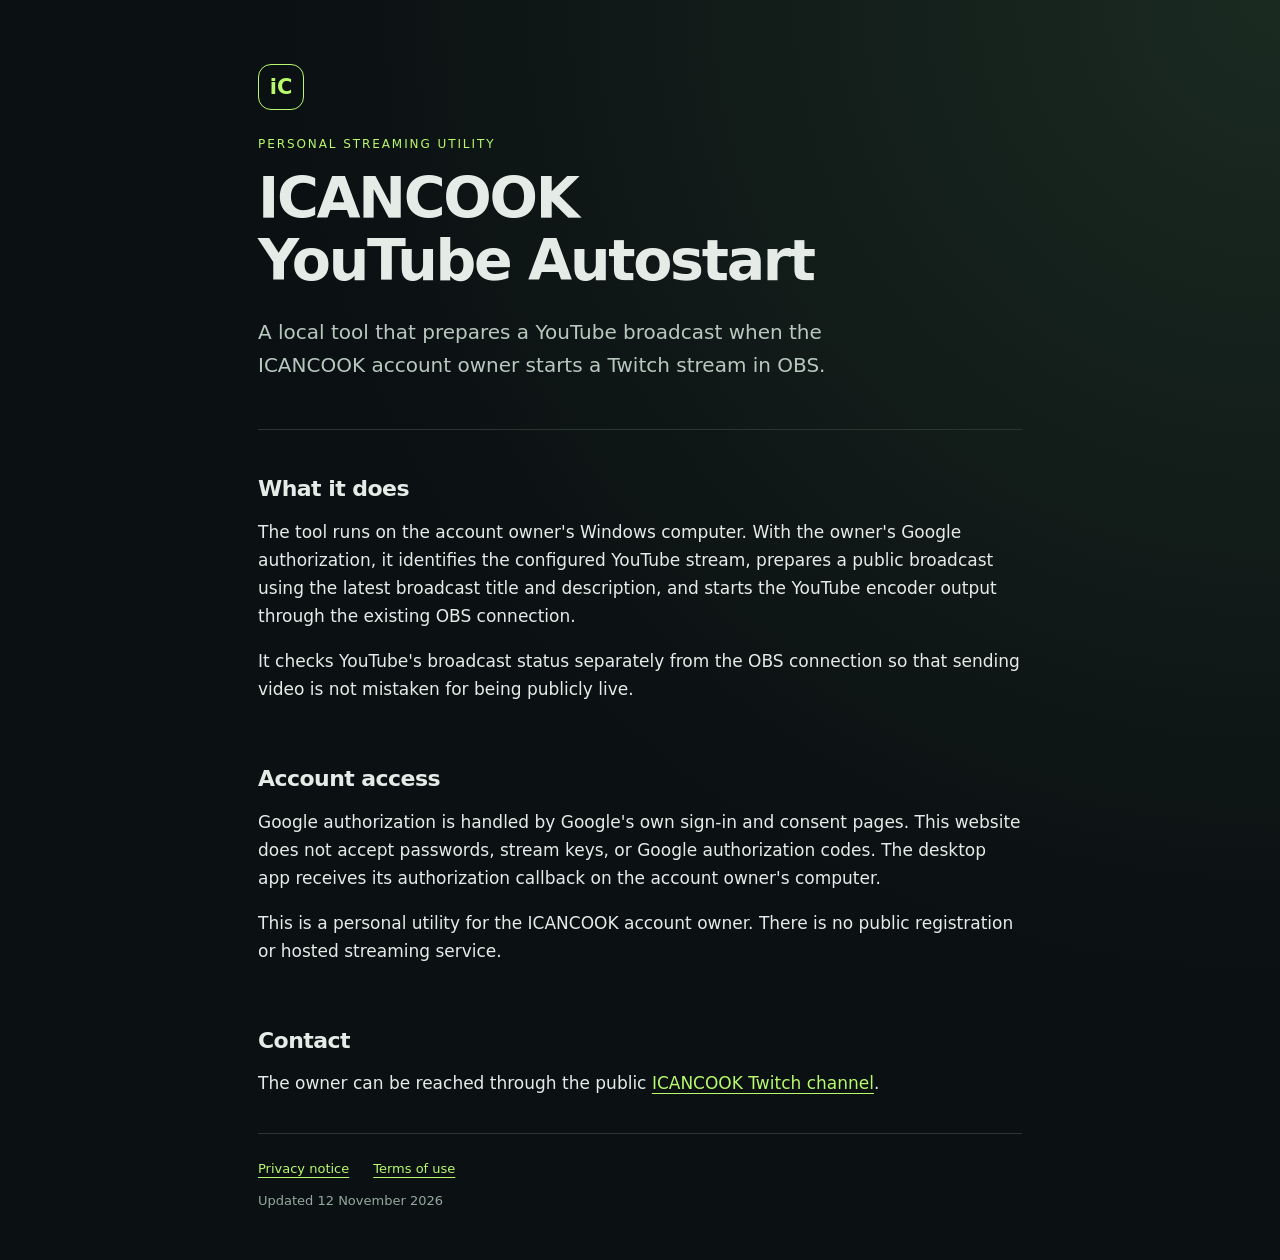
<file: index.html>
<!doctype html>
<html lang="en"><head><meta charset="utf-8"><meta name="viewport" content="width=device-width,initial-scale=1"><title>ICANCOOK YouTube Autostart</title><meta name="description" content="Information about ICANCOOK's personal, local YouTube broadcast startup tool."><link rel="stylesheet" href="style.css"></head>
<body><main><header><span class="mark">iC</span><p class="eyebrow">Personal streaming utility</p><h1>ICANCOOK<br>YouTube Autostart</h1><p class="intro">A local tool that prepares a YouTube broadcast when the ICANCOOK account owner starts a Twitch stream in OBS.</p></header><section><h2>What it does</h2><p>The tool runs on the account owner's Windows computer. With the owner's Google authorization, it identifies the configured YouTube stream, prepares a public broadcast using the latest broadcast title and description, and starts the YouTube encoder output through the existing OBS connection.</p><p>It checks YouTube's broadcast status separately from the OBS connection so that sending video is not mistaken for being publicly live.</p></section><section><h2>Account access</h2><p>Google authorization is handled by Google's own sign-in and consent pages. This website does not accept passwords, stream keys, or Google authorization codes. The desktop app receives its authorization callback on the account owner's computer.</p><p>This is a personal utility for the ICANCOOK account owner. There is no public registration or hosted streaming service.</p></section><section><h2>Contact</h2><p>The owner can be reached through the public <a href="https://www.twitch.tv/icancook_" rel="noopener noreferrer">ICANCOOK Twitch channel</a>.</p></section><footer><nav aria-label="Information"><a href="privacy.html">Privacy notice</a><a href="terms.html">Terms of use</a></nav><p>Updated 12 November 2026</p></footer></main></body></html>
</file>
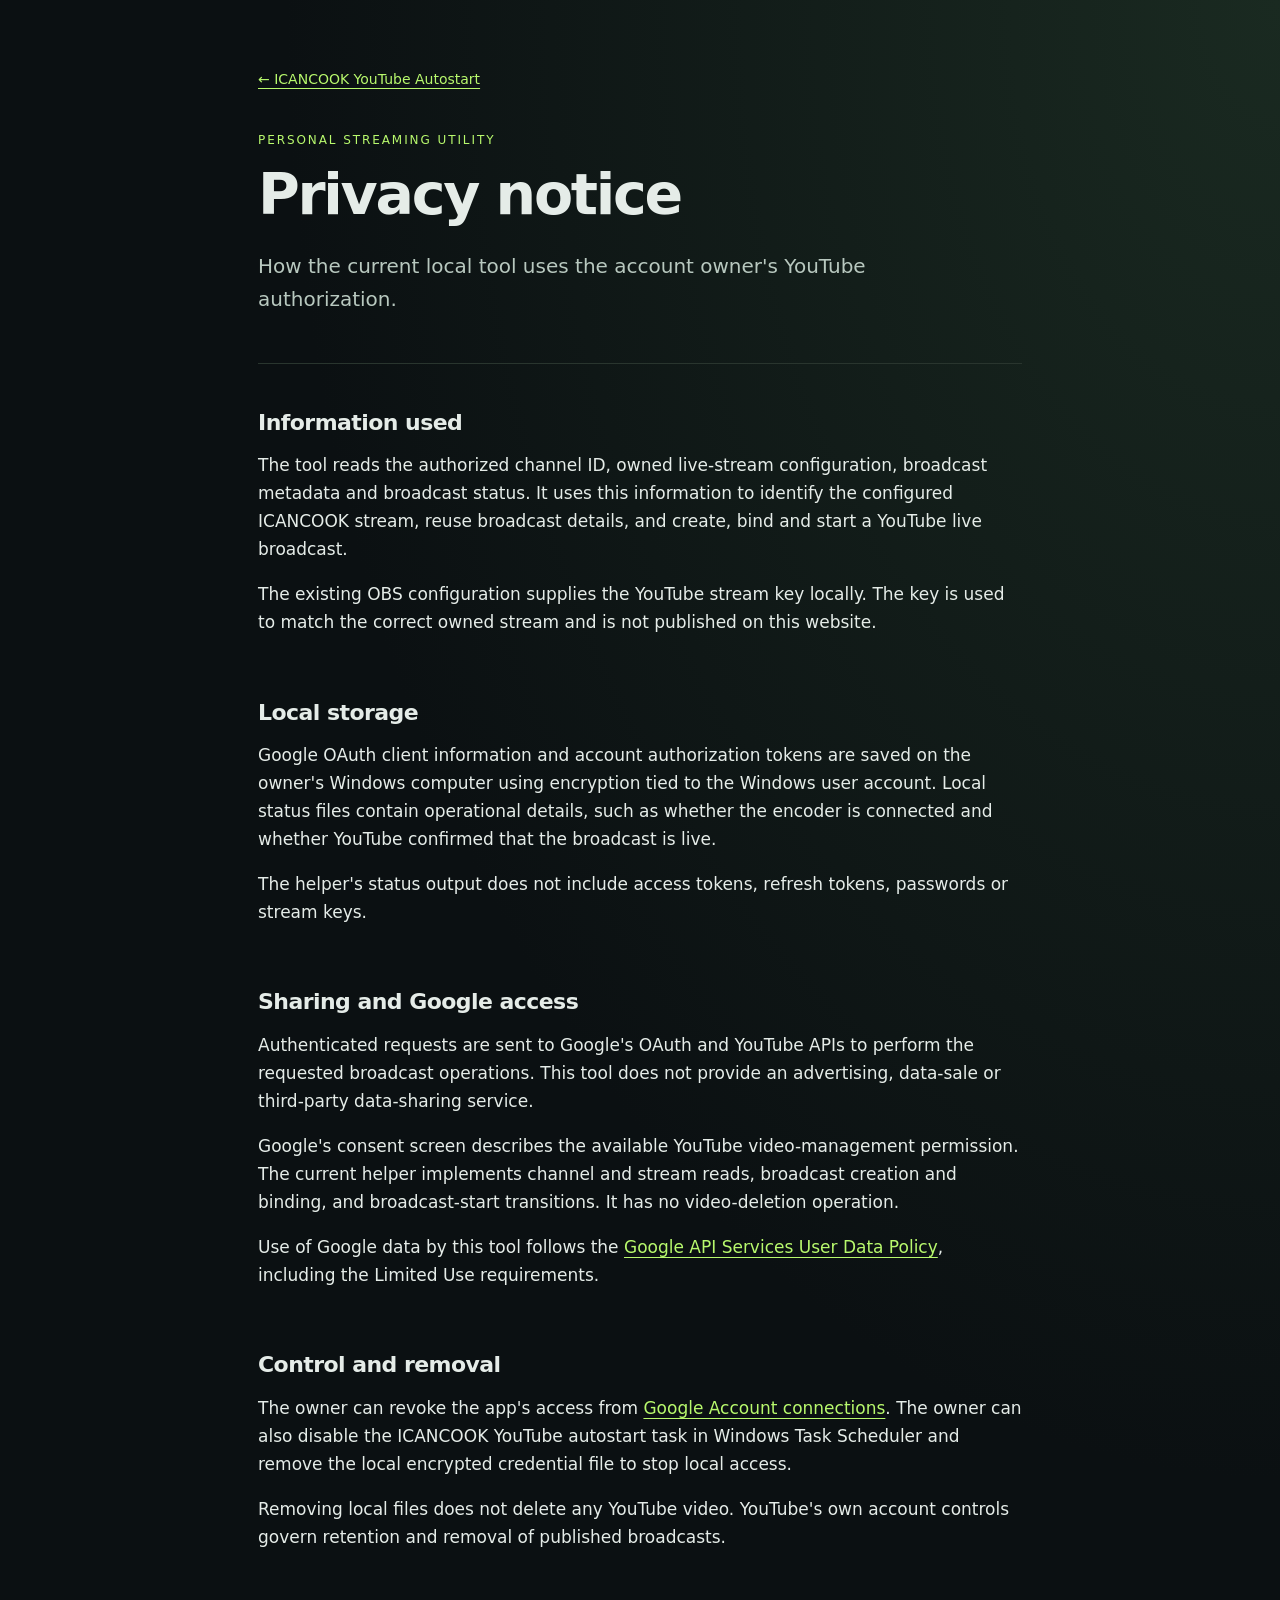
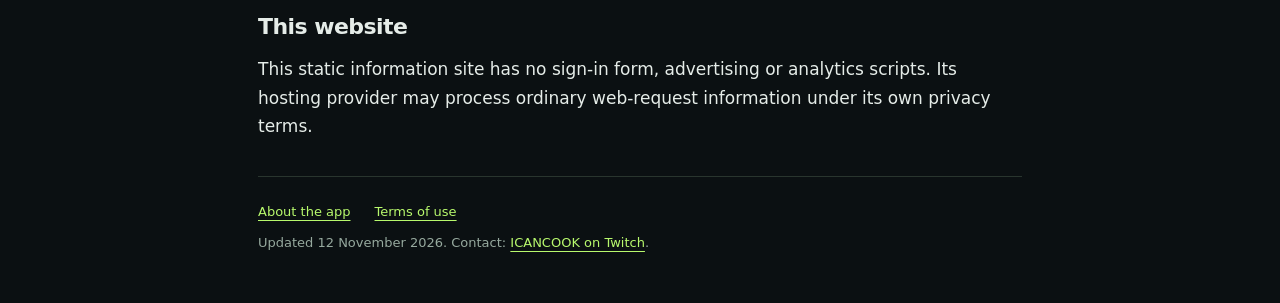
<file: privacy.html>
<!doctype html>
<html lang="en"><head><meta charset="utf-8"><meta name="viewport" content="width=device-width,initial-scale=1"><title>Privacy notice · ICANCOOK YouTube Autostart</title><link rel="stylesheet" href="style.css"></head>
<body><main><header><a class="back" href="index.html">← ICANCOOK YouTube Autostart</a><p class="eyebrow">Personal streaming utility</p><h1>Privacy notice</h1><p class="intro">How the current local tool uses the account owner's YouTube authorization.</p></header><section><h2>Information used</h2><p>The tool reads the authorized channel ID, owned live-stream configuration, broadcast metadata and broadcast status. It uses this information to identify the configured ICANCOOK stream, reuse broadcast details, and create, bind and start a YouTube live broadcast.</p><p>The existing OBS configuration supplies the YouTube stream key locally. The key is used to match the correct owned stream and is not published on this website.</p></section><section><h2>Local storage</h2><p>Google OAuth client information and account authorization tokens are saved on the owner's Windows computer using encryption tied to the Windows user account. Local status files contain operational details, such as whether the encoder is connected and whether YouTube confirmed that the broadcast is live.</p><p>The helper's status output does not include access tokens, refresh tokens, passwords or stream keys.</p></section><section><h2>Sharing and Google access</h2><p>Authenticated requests are sent to Google's OAuth and YouTube APIs to perform the requested broadcast operations. This tool does not provide an advertising, data-sale or third-party data-sharing service.</p><p>Google's consent screen describes the available YouTube video-management permission. The current helper implements channel and stream reads, broadcast creation and binding, and broadcast-start transitions. It has no video-deletion operation.</p><p>Use of Google data by this tool follows the <a href="https://developers.google.com/terms/api-services-user-data-policy" rel="noopener noreferrer">Google API Services User Data Policy</a>, including the Limited Use requirements.</p></section><section><h2>Control and removal</h2><p>The owner can revoke the app's access from <a href="https://myaccount.google.com/connections" rel="noopener noreferrer">Google Account connections</a>. The owner can also disable the ICANCOOK YouTube autostart task in Windows Task Scheduler and remove the local encrypted credential file to stop local access.</p><p>Removing local files does not delete any YouTube video. YouTube's own account controls govern retention and removal of published broadcasts.</p></section><section><h2>This website</h2><p>This static information site has no sign-in form, advertising or analytics scripts. Its hosting provider may process ordinary web-request information under its own privacy terms.</p></section><footer><nav aria-label="Information"><a href="index.html">About the app</a><a href="terms.html">Terms of use</a></nav><p>Updated 12 November 2026. Contact: <a href="https://www.twitch.tv/icancook_">ICANCOOK on Twitch</a>.</p></footer></main></body></html>
</file>
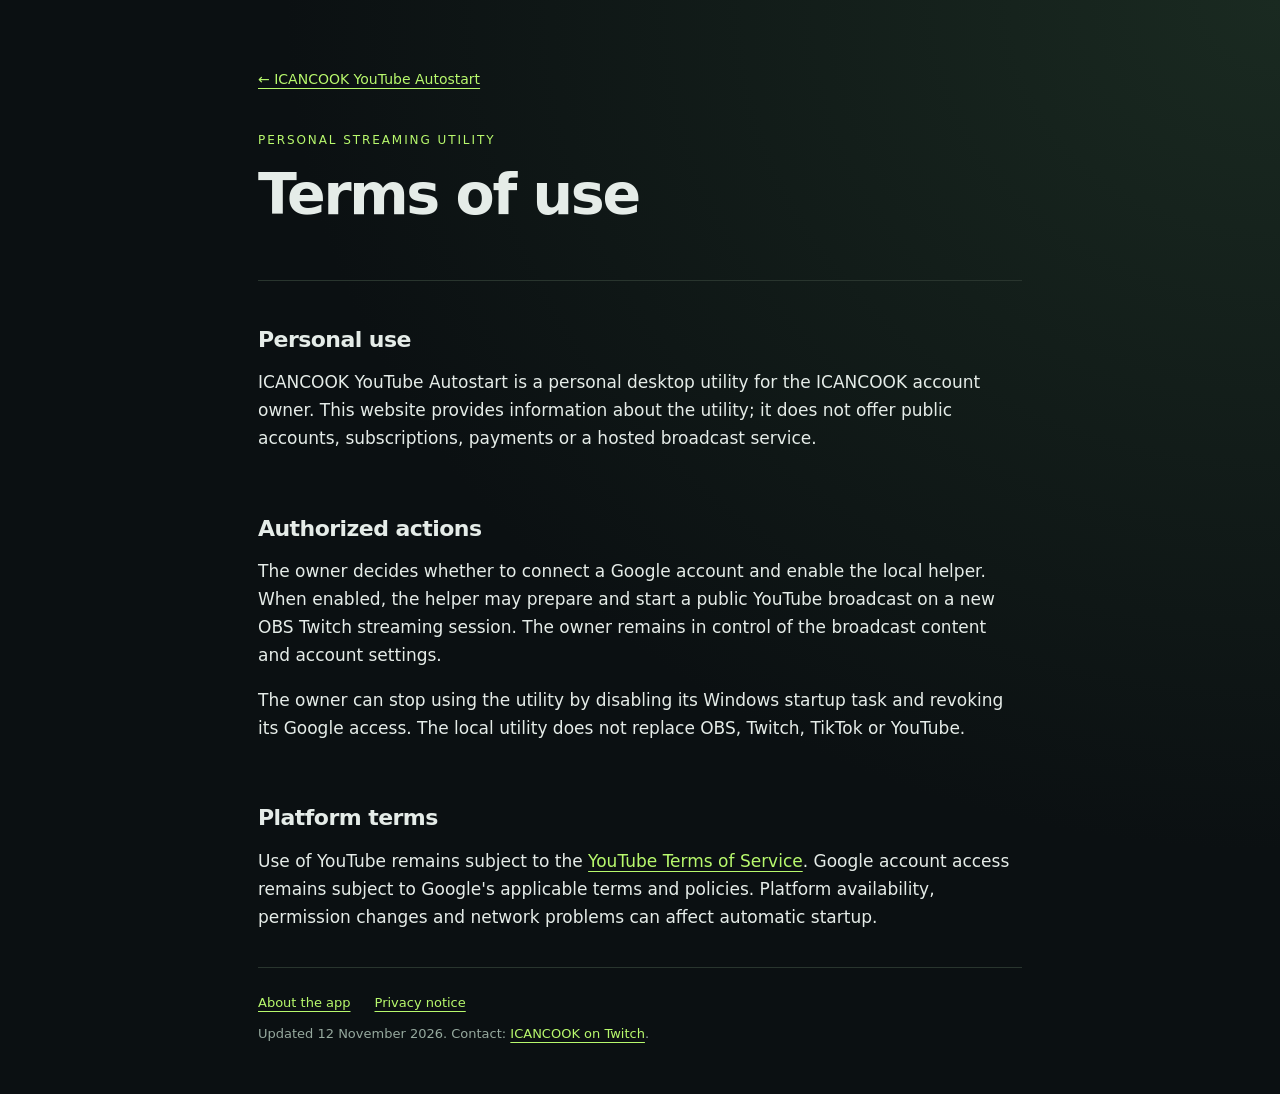
<file: terms.html>
<!doctype html>
<html lang="en"><head><meta charset="utf-8"><meta name="viewport" content="width=device-width,initial-scale=1"><title>Terms of use · ICANCOOK YouTube Autostart</title><link rel="stylesheet" href="style.css"></head>
<body><main><header><a class="back" href="index.html">← ICANCOOK YouTube Autostart</a><p class="eyebrow">Personal streaming utility</p><h1>Terms of use</h1></header><section><h2>Personal use</h2><p>ICANCOOK YouTube Autostart is a personal desktop utility for the ICANCOOK account owner. This website provides information about the utility; it does not offer public accounts, subscriptions, payments or a hosted broadcast service.</p></section><section><h2>Authorized actions</h2><p>The owner decides whether to connect a Google account and enable the local helper. When enabled, the helper may prepare and start a public YouTube broadcast on a new OBS Twitch streaming session. The owner remains in control of the broadcast content and account settings.</p><p>The owner can stop using the utility by disabling its Windows startup task and revoking its Google access. The local utility does not replace OBS, Twitch, TikTok or YouTube.</p></section><section><h2>Platform terms</h2><p>Use of YouTube remains subject to the <a href="https://www.youtube.com/t/terms" rel="noopener noreferrer">YouTube Terms of Service</a>. Google account access remains subject to Google's applicable terms and policies. Platform availability, permission changes and network problems can affect automatic startup.</p></section><footer><nav aria-label="Information"><a href="index.html">About the app</a><a href="privacy.html">Privacy notice</a></nav><p>Updated 12 November 2026. Contact: <a href="https://www.twitch.tv/icancook_">ICANCOOK on Twitch</a>.</p></footer></main></body></html>
</file>
<file: style.css>
:root{color-scheme:dark;font-family:Inter,ui-sans-serif,system-ui,-apple-system,BlinkMacSystemFont,"Segoe UI",sans-serif;background:#0b1012;color:#e5ece8;font-size:17px;line-height:1.65}*{box-sizing:border-box}body{margin:0;background:radial-gradient(ellipse at top right,#1a2a21 0,transparent 55%)}main{max-width:820px;margin:auto;padding:64px 28px 32px}header{padding-bottom:30px;border-bottom:1px solid #29352e}.mark{display:flex;width:46px;height:46px;align-items:center;justify-content:center;border:1px solid #b8f96d;border-radius:13px;color:#b8f96d;font-weight:800;font-size:21px}.eyebrow{color:#b8f96d;font-size:12px;text-transform:uppercase;letter-spacing:.16em;margin:25px 0 12px}h1{font-size:clamp(35px,7vw,57px);line-height:1.1;letter-spacing:-.04em;margin:0 0 24px;font-weight:750}.intro{font-size:20px;color:#b8c8bf;max-width:660px}section{padding-top:23px}h2{font-size:22px;letter-spacing:-.025em;margin-bottom:8px}p{margin:10px 0 17px}a{color:#b8f96d;text-underline-offset:4px}a:hover{color:#e3ffc2}.back{display:inline-block;margin-bottom:15px;font-size:14px}footer{margin-top:36px;padding-top:24px;border-top:1px solid #29352e;color:#96a99e;font-size:13px}nav{display:flex;gap:24px;flex-wrap:wrap}@media(max-width:540px){main{padding:35px 20px 24px}.intro{font-size:18px}}
</file>
